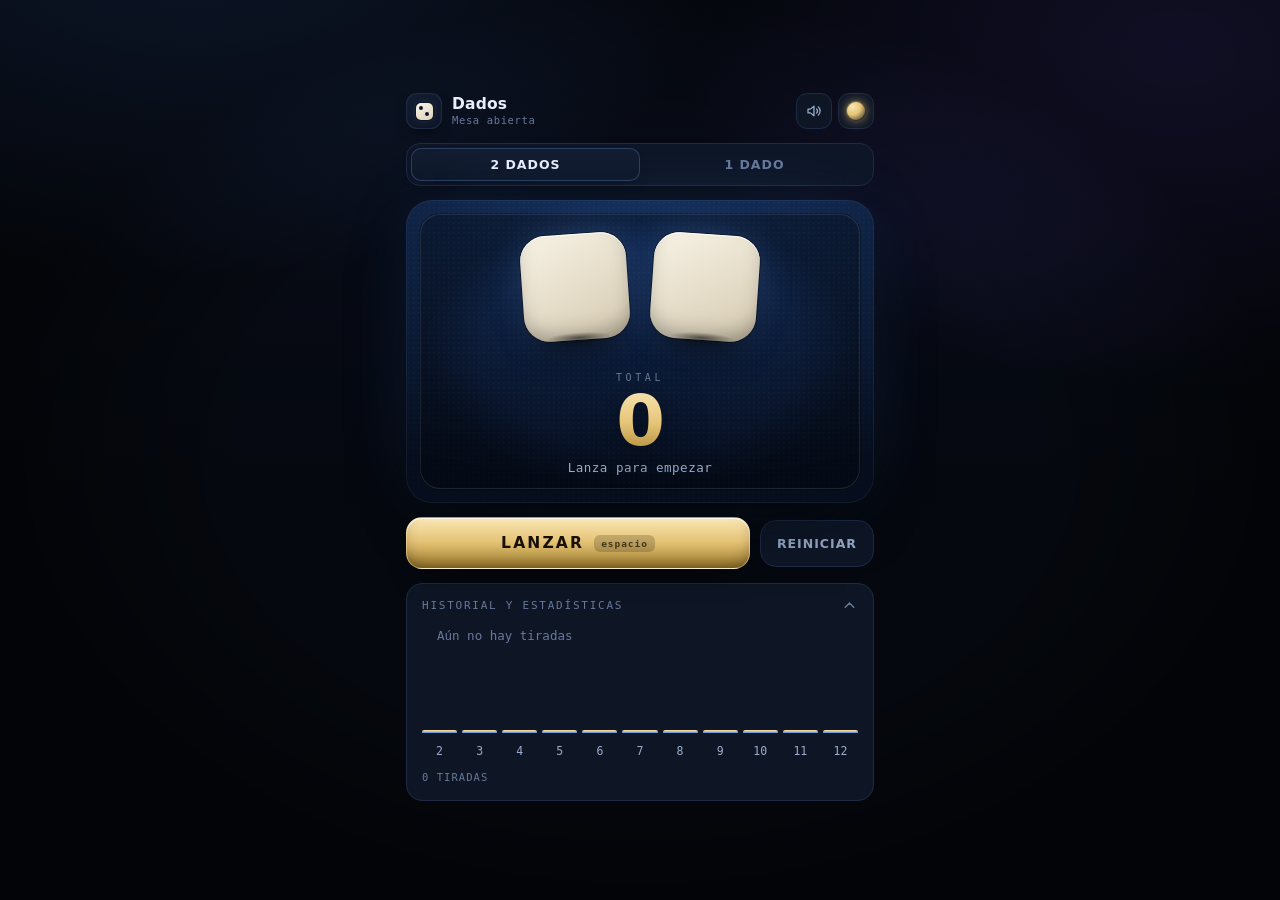
<file: index.html>
<!DOCTYPE html>
<html lang="es" data-theme="noche">
<head>
<meta charset="UTF-8">
<meta name="viewport" content="width=device-width, initial-scale=1, viewport-fit=cover">
<title>Dados de Casino</title>
<meta name="description" content="Lanza uno o dos dados con animación de casino. Funciona sin conexión e instalable.">
<meta name="theme-color" id="metaTheme" content="#060b18">
<link rel="manifest" href="manifest.webmanifest">
<link rel="icon" href="icons/favicon.svg" type="image/svg+xml">
<link rel="apple-touch-icon" href="icons/apple-touch-icon.png">
<meta name="apple-mobile-web-app-capable" content="yes">
<meta name="mobile-web-app-capable" content="yes">
<meta name="apple-mobile-web-app-status-bar-style" content="black-translucent">
<meta name="apple-mobile-web-app-title" content="Dados">
<link rel="stylesheet" href="css/styles.css">
</head>
<body>
<div class="glow" aria-hidden="true"></div>

<div class="app">

  <header class="top">
    <div class="brand">
      <span class="brand-mark" aria-hidden="true">
        <span class="brand-die"></span>
      </span>
      <span class="brand-text">
        <strong>Dados</strong>
        <small id="netState">Mesa abierta</small>
      </span>
    </div>

    <div class="top-actions">
      <button id="btnSound" class="icon-btn" type="button" aria-pressed="true" title="Sonido" aria-label="Activar o desactivar sonido">
        <svg viewBox="0 0 24 24" aria-hidden="true"><path class="spk" d="M4 9.5h3.2L12 5.6v12.8L7.2 14.5H4z"/><g class="waves"><path d="M15.4 9.2a4 4 0 0 1 0 5.6"/><path d="M17.9 6.7a7.5 7.5 0 0 1 0 10.6"/></g><g class="slash"><path d="M15.5 9.5l5 5m0-5l-5 5"/></g></svg>
      </button>
      <button id="btnInstall" class="icon-btn" type="button" title="Instalar app" aria-label="Instalar app" hidden>
        <svg viewBox="0 0 24 24" aria-hidden="true"><path d="M12 3.5v11m0 0l-4-4m4 4l4-4"/><path d="M4.5 17v2.5h15V17"/></svg>
      </button>
      <button id="btnTheme" class="icon-btn theme-btn" type="button" title="Cambiar tema" aria-label="Cambiar tema">
        <span class="theme-orb" aria-hidden="true"></span>
      </button>
    </div>
  </header>

  <div class="switch" id="switch" role="tablist" aria-label="Cantidad de dados">
    <span class="switch-thumb" aria-hidden="true"></span>
    <button class="switch-btn is-active" type="button" role="tab" data-mode="two" aria-selected="true">2 dados</button>
    <button class="switch-btn" type="button" role="tab" data-mode="one" aria-selected="false">1 dado</button>
  </div>

  <main class="table" id="table">
    <div class="table-ring" aria-hidden="true"></div>
    <div class="table-texture" aria-hidden="true"></div>

    <div class="dice" id="dice">
      <div class="die-slot" data-slot="0"><div class="die"><div class="die-face"></div></div><span class="die-shadow"></span></div>
      <div class="die-slot" data-slot="1"><div class="die"><div class="die-face"></div></div><span class="die-shadow"></span></div>
    </div>

    <div class="flash" id="flash" aria-hidden="true"></div>
    <div class="sparkles" id="sparkles" aria-hidden="true"></div>

    <div class="readout">
      <span class="readout-label" id="readoutLabel">Total</span>
      <output class="readout-total" id="total" aria-live="polite">0</output>
      <span class="readout-detail" id="detail">Lanza para empezar</span>
    </div>
  </main>

  <div class="controls">
    <button id="btnRoll" class="roll-btn" type="button">
      <span class="roll-ring" aria-hidden="true"></span>
      <span class="roll-label">Lanzar</span>
      <span class="roll-key" aria-hidden="true">espacio</span>
    </button>
    <button id="btnReset" class="ghost-btn" type="button">Reiniciar</button>
  </div>

  <section class="panel open">
    <button class="panel-head" id="panelToggle" type="button" aria-expanded="true" aria-controls="panelBody">
      <span>Historial y estadísticas</span>
      <svg class="chev" viewBox="0 0 24 24" aria-hidden="true"><path d="M6 9.5l6 6 6-6"/></svg>
    </button>
    <div class="panel-body" id="panelBody">
      <div class="panel-inner">
        <div class="history" id="history"></div>
        <div class="stats" id="stats"></div>
        <p class="panel-foot" id="panelFoot">0 tiradas</p>
      </div>
    </div>
  </section>

  <p class="hint" id="hint" hidden></p>
</div>

<div class="toast" id="toast" role="status" aria-live="polite" hidden></div>

<script src="js/app.js"></script>
</body>
</html>
</file>
<file: css/styles.css>
:root{
  --bg:#05080f;
  --bg2:#080d1a;
  --surface:#0e1626;
  --surface2:#131d31;
  --line:#1e2b45;
  --line2:#2c3e60;
  --txt:#e9eefb;
  --txt2:#9aabc9;
  --txt3:#67799a;
  --gold:#e6c477;
  --gold2:#f9e7b6;
  --gold3:#a8842f;
  --accent:#4d8dff;
  --accent2:#7b5cff;
  --felt1:#173463;
  --felt2:#0c1c39;
  --felt3:#060e1e;
  --ivory:#f8f3e6;
  --ivory2:#ddd3bc;
  --pip:#0e1526;
  --glow-a:rgba(77,141,255,.30);
  --glow-b:rgba(123,92,255,.24);
  --die-glow:rgba(120,170,255,.30);
  --meta:#060b18;
  --mono:"Cascadia Mono",Consolas,"SF Mono","Roboto Mono",ui-monospace,monospace;
  --die:clamp(74px,21vw,106px);
  --r:16px;
  --ease:cubic-bezier(.2,.8,.25,1);
}

html[data-theme="rojo"]{
  --bg:#090405;
  --bg2:#140607;
  --surface:#1c0b0d;
  --surface2:#251013;
  --line:#3d1719;
  --line2:#572225;
  --txt:#fdecec;
  --txt2:#c79b9b;
  --txt3:#966f6f;
  --gold:#d9b449;
  --gold2:#fae7ae;
  --gold3:#9c7a1e;
  --accent:#e23b3b;
  --accent2:#ff7a3c;
  --felt1:#63161a;
  --felt2:#380a0d;
  --felt3:#170305;
  --ivory:#f9f1e3;
  --ivory2:#ded2b8;
  --pip:#1a0a0c;
  --glow-a:rgba(226,59,59,.30);
  --glow-b:rgba(217,180,73,.22);
  --die-glow:rgba(255,190,120,.32);
  --meta:#0d0507;
}

html[data-theme="esmeralda"]{
  --bg:#03100c;
  --bg2:#061a15;
  --surface:#0a2018;
  --surface2:#0f2a20;
  --line:#15402f;
  --line2:#1d5a41;
  --txt:#e6f7ef;
  --txt2:#95b9a9;
  --txt3:#6a9281;
  --gold:#d8c184;
  --gold2:#f7ecc4;
  --gold3:#8f7a2c;
  --accent:#25c48c;
  --accent2:#12a3a8;
  --felt1:#0f5137;
  --felt2:#072c1f;
  --felt3:#031510;
  --ivory:#f6f3e6;
  --ivory2:#d9d5c0;
  --pip:#07231a;
  --glow-a:rgba(37,196,140,.26);
  --glow-b:rgba(216,193,132,.18);
  --die-glow:rgba(120,255,205,.28);
  --meta:#04140f;
}

*{box-sizing:border-box;margin:0;padding:0}

html{ -webkit-text-size-adjust:100%; }

body{
  min-height:100vh;
  min-height:100dvh;
  display:flex;
  align-items:center;
  justify-content:center;
  padding:max(14px,env(safe-area-inset-top)) 14px max(20px,env(safe-area-inset-bottom));
  background:
    radial-gradient(900px 620px at 15% -12%, var(--glow-a), transparent 62%),
    radial-gradient(800px 540px at 92% 6%, var(--glow-b), transparent 62%),
    linear-gradient(180deg, var(--bg2) 0%, var(--bg) 55%, var(--bg) 100%);
  background-attachment:fixed;
  color:var(--txt);
  font-family:"Segoe UI",system-ui,-apple-system,Roboto,"Helvetica Neue",sans-serif;
  font-size:15px;
  line-height:1.5;
  -webkit-font-smoothing:antialiased;
  overflow-x:hidden;
}

.glow{
  position:fixed;
  inset:0;
  pointer-events:none;
  z-index:0;
  background:radial-gradient(closest-side,transparent 60%,rgba(0,0,0,.55) 100%);
  mix-blend-mode:multiply;
}

.app{
  position:relative;
  z-index:1;
  width:100%;
  max-width:452px;
  display:flex;
  flex-direction:column;
  gap:14px;
  animation:appIn .5s var(--ease) both;
}
@keyframes appIn{from{opacity:0;transform:translateY(10px)}to{opacity:1;transform:none}}

button{font-family:inherit;color:inherit;cursor:pointer;-webkit-tap-highlight-color:transparent}

svg{width:100%;height:100%;display:block;fill:none;stroke:currentColor;stroke-width:1.7;stroke-linecap:round;stroke-linejoin:round}

/* ---------- top ---------- */
.top{display:flex;align-items:center;justify-content:space-between;gap:10px}
.brand{display:flex;align-items:center;gap:10px;min-width:0}
.brand-mark{
  width:36px;height:36px;flex:none;display:grid;place-items:center;
  border-radius:11px;
  background:linear-gradient(150deg,var(--surface2),var(--surface));
  box-shadow:0 0 0 1px var(--line) inset,0 6px 16px -8px #000;
}
.brand-die{
  width:17px;height:17px;border-radius:5px;
  background:linear-gradient(150deg,var(--ivory),var(--ivory2));
  box-shadow:0 0 0 1px rgba(0,0,0,.35),0 0 10px -2px var(--die-glow);
  position:relative;
}
.brand-die::before,.brand-die::after{
  content:"";position:absolute;width:4px;height:4px;border-radius:50%;background:var(--pip);
}
.brand-die::before{top:3.2px;left:3.2px}
.brand-die::after{bottom:3.2px;right:3.2px}
.brand-text{display:flex;flex-direction:column;line-height:1.15;min-width:0}
.brand-text strong{font-size:15.5px;letter-spacing:.01em}
.brand-text small{font-size:10.5px;color:var(--txt3);font-family:var(--mono);letter-spacing:.06em;white-space:nowrap;overflow:hidden;text-overflow:ellipsis}

.top-actions{display:flex;gap:6px;flex:none}
.icon-btn{
  width:36px;height:36px;display:grid;place-items:center;padding:8px;
  border:1px solid var(--line);border-radius:11px;background:var(--surface);color:var(--txt2);
  transition:color .18s,border-color .18s,background .18s,transform .12s;
}
.icon-btn:hover{color:var(--txt);border-color:var(--line2);background:var(--surface2)}
.icon-btn:active{transform:scale(.94)}
.icon-btn[hidden]{display:none}
.icon-btn .slash{display:none}
.icon-btn[aria-pressed="false"]{color:var(--txt3)}
.icon-btn[aria-pressed="false"] .waves{display:none}
.icon-btn[aria-pressed="false"] .slash{display:block}
.theme-btn{padding:0}
.theme-orb{
  width:20px;height:20px;border-radius:50%;
  background:radial-gradient(circle at 32% 28%,var(--gold2),var(--gold) 42%,var(--felt3) 100%);
  box-shadow:0 0 0 1px rgba(0,0,0,.5) inset,0 0 12px -2px var(--gold);
  transition:transform .45s var(--ease);
}
.theme-btn:hover .theme-orb{transform:rotate(140deg) scale(1.06)}

/* ---------- switch ---------- */
.switch{
  position:relative;display:grid;grid-template-columns:1fr 1fr;
  padding:4px;border:1px solid var(--line);border-radius:14px;background:var(--surface);
  isolation:isolate;
}
.switch-thumb{
  position:absolute;z-index:-1;top:4px;left:4px;width:calc(50% - 4px);height:calc(100% - 8px);
  border-radius:10px;background:linear-gradient(180deg,var(--surface2),var(--surface));
  box-shadow:0 0 0 1px var(--line2) inset,0 6px 16px -10px #000;
  transform:translateX(0);
  transition:transform .34s var(--ease),background .3s;
}
.switch[data-mode="one"] .switch-thumb{transform:translateX(100%)}
.switch-btn{
  padding:9px 6px;border:0;background:none;border-radius:10px;
  font-size:12.5px;font-weight:600;letter-spacing:.08em;text-transform:uppercase;
  color:var(--txt3);transition:color .24s;
}
.switch-btn.is-active{color:var(--txt)}

/* ---------- table ---------- */
.table{
  position:relative;overflow:hidden;
  border-radius:26px;
  padding:clamp(24px,7vw,34px) 18px clamp(20px,5vw,26px);
  display:flex;flex-direction:column;align-items:center;
  gap:clamp(20px,6vw,30px);
  background:radial-gradient(120% 105% at 50% -12%,var(--felt1) 0%,var(--felt2) 62%,var(--felt3) 100%);
  box-shadow:
    0 0 0 1px rgba(255,255,255,.05) inset,
    0 30px 60px -28px #000,
    0 0 90px -30px var(--glow-a);
}
.table-ring{
  position:absolute;inset:14px;border-radius:20px;pointer-events:none;
  box-shadow:0 0 0 1px rgba(255,255,255,.10) inset,0 0 0 1px rgba(0,0,0,.35);
  background:radial-gradient(closest-side,transparent 72%,rgba(0,0,0,.30));
}
.table-texture{
  position:absolute;inset:0;pointer-events:none;opacity:.5;
  background-image:radial-gradient(rgba(255,255,255,.055) 1px,transparent 1px);
  background-size:5px 5px;
  mask-image:radial-gradient(120% 100% at 50% 30%,#000 40%,transparent 100%);
  -webkit-mask-image:radial-gradient(120% 100% at 50% 30%,#000 40%,transparent 100%);
}

/* ---------- dice ---------- */
.dice{
  position:relative;z-index:2;
  display:flex;align-items:center;justify-content:center;
  gap:clamp(14px,4.5vw,24px);
  min-height:var(--die);
}
.die-slot{
  position:relative;
  display:grid;place-items:center;
  transition:opacity .3s var(--ease),transform .3s var(--ease),filter .3s;
}
.dice[data-mode="one"] .die-slot[data-slot="1"]{opacity:0;transform:translateX(-26px) scale(.86);filter:blur(3px);pointer-events:none}
.die-slot[data-slot="0"]{transform:rotate(-4deg)}
.die-slot[data-slot="1"]{transform:rotate(4deg)}
.dice[data-mode="one"] .die-slot[data-slot="0"]{transform:rotate(-2deg)}

.die{
  width:var(--die);aspect-ratio:1;border-radius:24%;
  background:linear-gradient(152deg,var(--ivory) 0%,var(--ivory2) 78%,#c9bfa6 100%);
  box-shadow:
    0 1px 0 rgba(255,255,255,.95) inset,
    0 -12px 22px -8px rgba(0,0,0,.35) inset,
    0 0 0 1px rgba(0,0,0,.4),
    0 22px 34px -16px rgba(0,0,0,.85),
    0 0 40px -8px var(--die-glow);
}
.die-face{
  position:absolute;inset:9%;
  display:grid;grid-template-columns:repeat(3,1fr);grid-template-rows:repeat(3,1fr);
}
.pip{
  width:56%;aspect-ratio:1;border-radius:50%;justify-self:center;align-self:center;
  background:radial-gradient(circle at 34% 28%,rgba(255,255,255,.28),var(--pip) 55%);
  box-shadow:0 1px 0 rgba(255,255,255,.45),0 -1px 1px rgba(0,0,0,.25) inset;
  opacity:0;transform:scale(.35);
  transition:opacity .1s linear,transform .1s var(--ease);
}
.pip.on{opacity:1;transform:scale(1)}

.die-shadow{
  position:absolute;left:50%;top:calc(100% - 2%);
  width:78%;height:14px;transform:translate(-50%,-50%) scale(1);
  background:radial-gradient(closest-side,rgba(0,0,0,.55),transparent 78%);
  pointer-events:none;
  transition:opacity .2s;
}

.die.rolling{animation:tumble 1000ms cubic-bezier(.32,.62,.3,1) forwards;z-index:3}
.die.rolling ~ .die-shadow{animation:shadowJump 1000ms cubic-bezier(.32,.62,.3,1) forwards}
.die.landed{animation:land 420ms var(--ease)}

@keyframes tumble{
  0%{transform:translate3d(0,0,0) rotate(0deg) scale(1)}
  11%{transform:translate3d(-11px,-62px,0) rotate(-26deg) scale(1.06,.94)}
  23%{transform:translate3d(9px,-16px,0) rotate(16deg) scale(1.02,1.03)}
  36%{transform:translate3d(-7px,-40px,0) rotate(-19deg) scale(1.05,.96)}
  50%{transform:translate3d(5px,-8px,0) rotate(12deg)}
  63%{transform:translate3d(-4px,-22px,0) rotate(-10deg)}
  76%{transform:translate3d(3px,-6px,0) rotate(6deg)}
  88%{transform:translate3d(-1px,-12px,0) rotate(-3deg)}
  100%{transform:translate3d(0,0,0) rotate(0deg) scale(1)}
}
@keyframes land{
  0%{transform:translate3d(0,-30px,0) scale(1.16,.84)}
  52%{transform:translate3d(0,5px,0) scale(.95,1.06)}
  78%{transform:translate3d(0,-2px,0) scale(1.02,.99)}
  100%{transform:none}
}
@keyframes shadowJump{
  0%{opacity:.5;transform:translate(-50%,-50%) scale(1)}
  11%{opacity:.16;transform:translate(-50%,-50%) scale(.6)}
  50%{opacity:.22;transform:translate(-50%,-50%) scale(.68)}
  88%{opacity:.38;transform:translate(-50%,-50%) scale(.86)}
  100%{opacity:.5;transform:translate(-50%,-50%) scale(1)}
}

/* ---------- readout ---------- */
.readout{position:relative;z-index:2;display:flex;flex-direction:column;align-items:center;gap:1px;text-align:center}
.readout-label{font-family:var(--mono);font-size:10px;letter-spacing:.36em;text-transform:uppercase;color:var(--txt3)}
.readout-total{
  font-size:clamp(48px,15vw,70px);font-weight:700;line-height:1.02;letter-spacing:-.02em;
  font-variant-numeric:tabular-nums;
  background:linear-gradient(180deg,var(--gold2) 0%,var(--gold) 52%,var(--gold3) 100%);
  -webkit-background-clip:text;background-clip:text;color:transparent;
  filter:drop-shadow(0 8px 20px rgba(0,0,0,.55));
  min-width:1.4ch;
}
.readout-total.bump{animation:bump .5s var(--ease)}
@keyframes bump{0%{transform:scale(.82);filter:drop-shadow(0 0 0 rgba(0,0,0,0))}45%{transform:scale(1.1)}100%{transform:scale(1)}}
.readout-detail{font-size:12.5px;color:var(--txt2);font-family:var(--mono);letter-spacing:.04em;min-height:1.2em}
.readout-detail.hot{color:var(--gold2)}

.flash{
  position:absolute;z-index:5;left:50%;top:44%;transform:translate(-50%,-50%);
  font-family:var(--mono);font-size:clamp(15px,4.4vw,19px);letter-spacing:.24em;text-transform:uppercase;
  color:var(--gold2);text-shadow:0 0 22px rgba(0,0,0,.7),0 0 30px var(--gold);
  white-space:nowrap;pointer-events:none;opacity:0;
}
.flash.show{animation:flashUp 1.25s var(--ease) forwards}
@keyframes flashUp{
  0%{opacity:0;transform:translate(-50%,-30%) scale(.8)}
  18%{opacity:1;transform:translate(-50%,-50%) scale(1.06)}
  70%{opacity:1;transform:translate(-50%,-62%) scale(1)}
  100%{opacity:0;transform:translate(-50%,-90%) scale(.98)}
}

.sparkles{position:absolute;inset:0;z-index:4;pointer-events:none}
.spark{
  position:absolute;width:5px;height:5px;border-radius:50%;
  background:radial-gradient(circle,var(--gold2),var(--gold) 55%,transparent 72%);
  animation:sparkFly var(--dur,900ms) var(--ease) forwards;
}
@keyframes sparkFly{
  0%{opacity:0;transform:translate(0,0) scale(.4)}
  12%{opacity:1}
  100%{opacity:0;transform:translate(var(--dx),var(--dy)) scale(.15)}
}

/* ---------- controls ---------- */
.controls{display:flex;align-items:center;gap:10px}
.roll-btn{
  position:relative;flex:1;
  display:flex;align-items:center;justify-content:center;gap:10px;
  padding:16px 18px;border-radius:var(--r);
  border:1px solid rgba(255,255,255,.14);
  background:linear-gradient(180deg,var(--gold2) 0%,var(--gold) 46%,var(--gold3) 100%);
  color:#160f02;font-weight:700;font-size:15.5px;letter-spacing:.14em;text-transform:uppercase;
  box-shadow:0 1px 0 rgba(255,255,255,.7) inset,0 -10px 20px -12px rgba(0,0,0,.7) inset,0 16px 30px -16px #000;
  overflow:hidden;isolation:isolate;
  transition:transform .12s var(--ease),filter .2s,box-shadow .2s;
}
.roll-btn:hover{filter:brightness(1.06)}
.roll-btn:active{transform:translateY(2px) scale(.995);filter:brightness(.97)}
.roll-btn[disabled]{cursor:progress}
.roll-btn.is-rolling{filter:grayscale(.35) brightness(.86)}
.roll-key{
  font-family:var(--mono);font-size:9.5px;letter-spacing:.1em;text-transform:lowercase;
  padding:3px 7px;border-radius:6px;background:rgba(0,0,0,.18);color:rgba(22,15,2,.72);
}
.roll-ring{
  position:absolute;inset:-40%;z-index:-1;opacity:0;
  background:conic-gradient(from 0deg,transparent 0 70%,rgba(255,255,255,.55) 85%,transparent 100%);
}
.roll-btn.is-rolling .roll-ring{opacity:.9;animation:spin 1s linear infinite}
@keyframes spin{to{transform:rotate(1turn)}}

.ghost-btn{
  padding:15px 16px;border-radius:var(--r);
  border:1px solid var(--line);background:var(--surface);color:var(--txt2);
  font-size:12.5px;font-weight:600;letter-spacing:.08em;text-transform:uppercase;
  transition:color .18s,border-color .18s,background .18s,transform .12s;
}
.ghost-btn:hover{color:var(--txt);border-color:var(--line2);background:var(--surface2)}
.ghost-btn:active{transform:scale(.97)}

/* ---------- panel ---------- */
.panel{
  border:1px solid var(--line);border-radius:var(--r);background:var(--surface);overflow:hidden;
}
.panel-head{
  width:100%;display:flex;align-items:center;justify-content:space-between;gap:8px;
  padding:13px 15px;border:0;background:none;
  font-family:var(--mono);font-size:11px;letter-spacing:.16em;text-transform:uppercase;color:var(--txt3);
  transition:color .18s;
}
.panel-head:hover{color:var(--txt2)}
.chev{width:17px;height:17px;stroke-width:2;transition:transform .3s var(--ease)}
.panel-head[aria-expanded="true"] .chev{transform:rotate(180deg)}
.panel-body{
  display:grid;grid-template-rows:0fr;transition:grid-template-rows .34s var(--ease);
}
.panel.open .panel-body{grid-template-rows:1fr}
.panel-inner{overflow:hidden;min-height:0}

.history{
  display:flex;flex-wrap:wrap;gap:6px;padding:0 15px 4px;
}
.hist-chip{
  min-width:32px;padding:6px 8px;border-radius:9px;text-align:center;
  font-family:var(--mono);font-size:13px;font-variant-numeric:tabular-nums;
  background:var(--surface2);border:1px solid var(--line);color:var(--txt2);
  animation:chipIn .32s var(--ease) both;
}
.hist-chip.hot{color:var(--gold2);border-color:rgba(230,196,119,.4);background:linear-gradient(180deg,rgba(230,196,119,.16),transparent)}
.hist-chip.last{color:var(--txt);border-color:var(--line2)}
.hist-empty{padding:0 15px 6px;font-size:12.5px;color:var(--txt3);font-family:var(--mono)}
@keyframes chipIn{from{opacity:0;transform:translateY(-6px) scale(.8)}to{opacity:1;transform:none}}

.stats{
  display:grid;grid-auto-flow:column;grid-auto-columns:1fr;gap:5px;
  height:104px;padding:14px 15px 0;align-items:stretch;
}
.bar-col{display:flex;flex-direction:column;justify-content:flex-end;align-items:center;gap:5px;height:100%}
.bar-track{width:100%;flex:1;display:flex;align-items:flex-end}
.bar-fill{
  width:100%;min-height:3px;border-radius:5px 5px 2px 2px;
  background:linear-gradient(180deg,var(--gold2),var(--gold) 40%,var(--accent));
  box-shadow:0 0 12px -4px var(--accent);
  transition:height .55s var(--ease);
}
.bar-col.top .bar-fill{background:linear-gradient(180deg,var(--gold2),var(--gold) 55%,var(--gold3));box-shadow:0 0 16px -3px var(--gold)}
.bar-n{font-family:var(--mono);font-size:9.5px;color:var(--txt3);font-variant-numeric:tabular-nums}
.bar-l{font-family:var(--mono);font-size:11.5px;color:var(--txt2)}
.bar-col.top .bar-l{color:var(--gold2)}

.panel-foot{
  padding:10px 15px 14px;font-family:var(--mono);font-size:10.5px;letter-spacing:.1em;
  color:var(--txt3);text-transform:uppercase;
}

.hint{
  font-size:12px;line-height:1.45;color:var(--txt3);text-align:center;
  padding:10px 12px;border:1px dashed var(--line);border-radius:12px;background:rgba(0,0,0,.2);
}
.hint[hidden]{display:none}
.hint b{color:var(--txt2);font-weight:600}

/* ---------- toast ---------- */
.toast{
  position:fixed;z-index:50;left:50%;bottom:calc(20px + env(safe-area-inset-bottom));
  transform:translate(-50%,14px);
  max-width:min(360px,92vw);padding:11px 15px;border-radius:12px;
  border:1px solid var(--line2);background:linear-gradient(180deg,var(--surface2),var(--surface));
  color:var(--txt);font-size:12.5px;line-height:1.45;text-align:center;
  box-shadow:0 20px 40px -18px #000;
  opacity:0;transition:opacity .28s,transform .28s var(--ease);pointer-events:none;
}
.toast.show{opacity:1;transform:translate(-50%,0)}
.toast[hidden]{display:none}
.toast b{color:var(--gold2);font-weight:600}

:focus-visible{outline:2px solid var(--gold);outline-offset:3px;border-radius:8px}

@media (max-width:400px){
  :root{--die:clamp(66px,20vw,84px)}
  .roll-btn{font-size:14px;padding:15px 12px}
  .roll-key{display:none}
  .stats{height:92px}
}

@media (min-width:900px){
  .app{max-width:468px}
}

@media (prefers-reduced-motion:reduce){
  *,*::before,*::after{animation-duration:.01ms !important;animation-iteration-count:1 !important;transition-duration:.08s !important}
  .die.rolling{animation:none}
  .roll-btn.is-rolling .roll-ring{display:none}
  .glow{animation:none}
}
</file>
